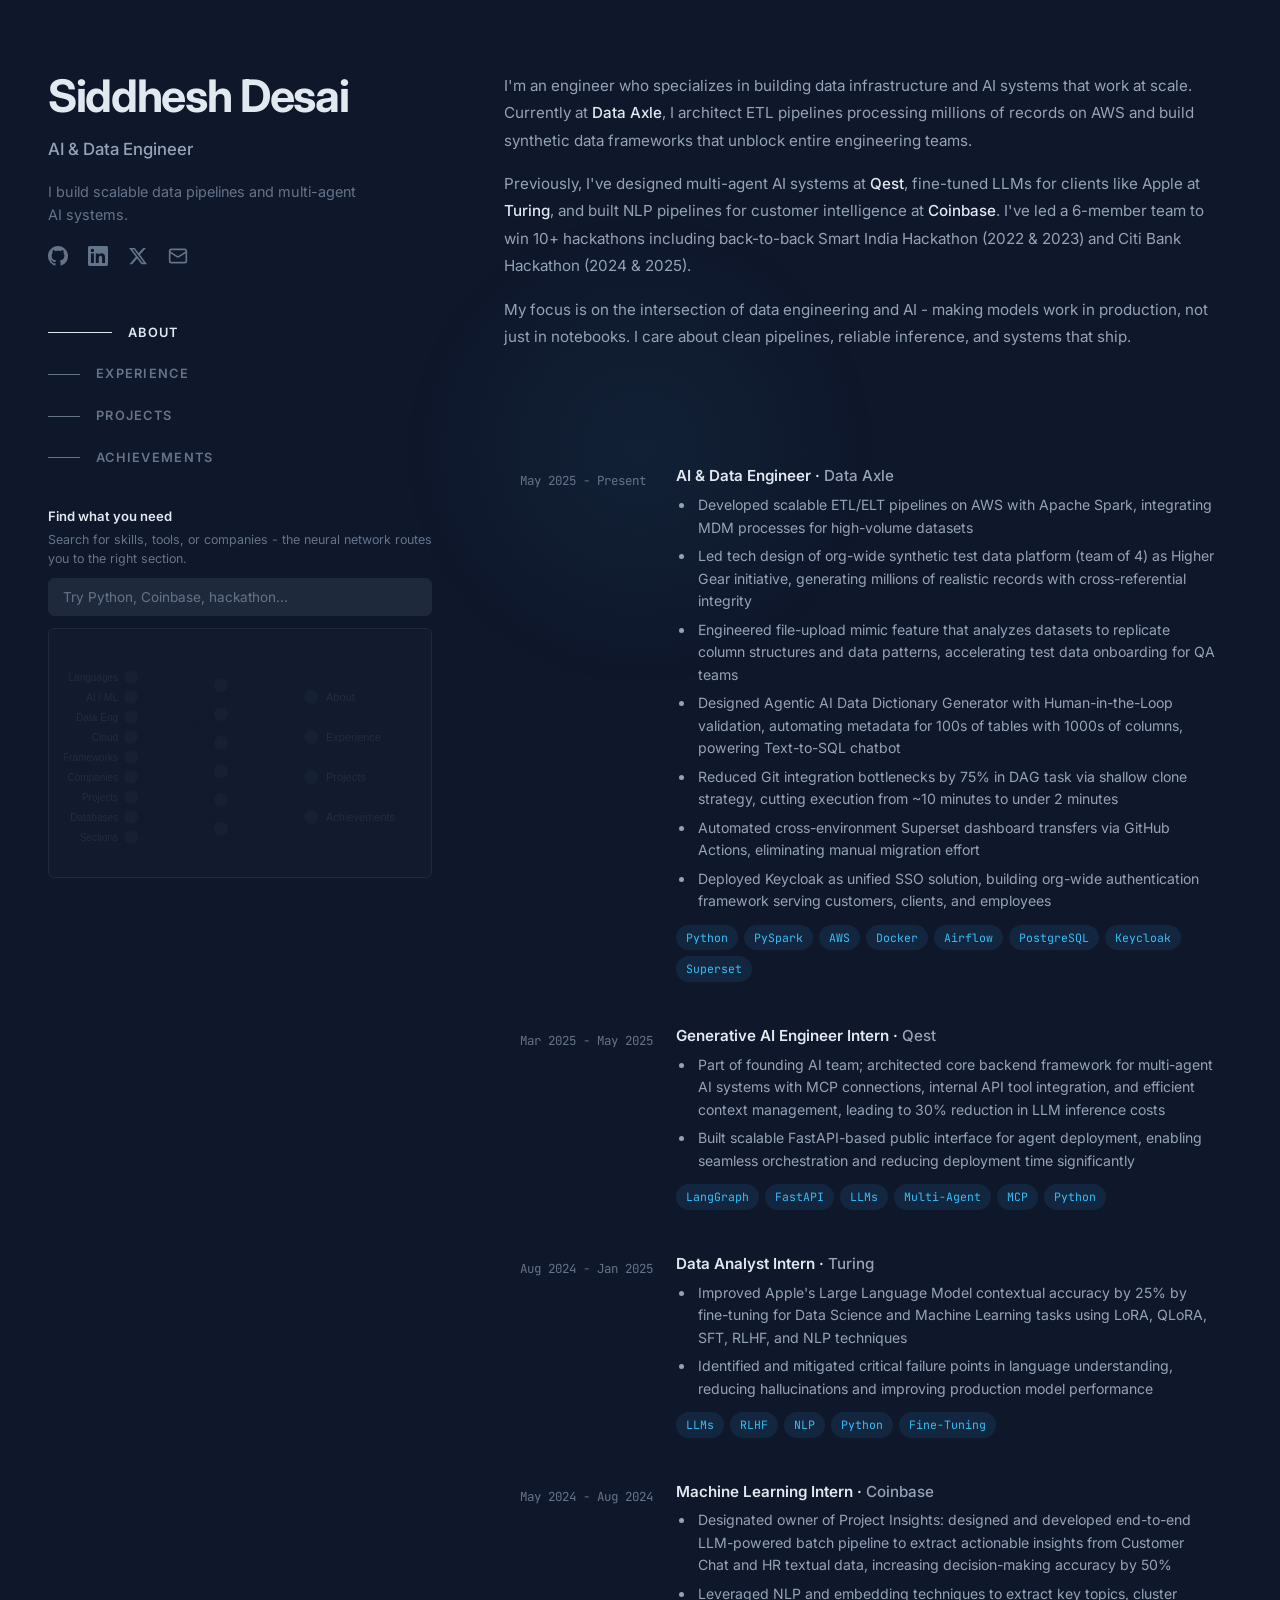
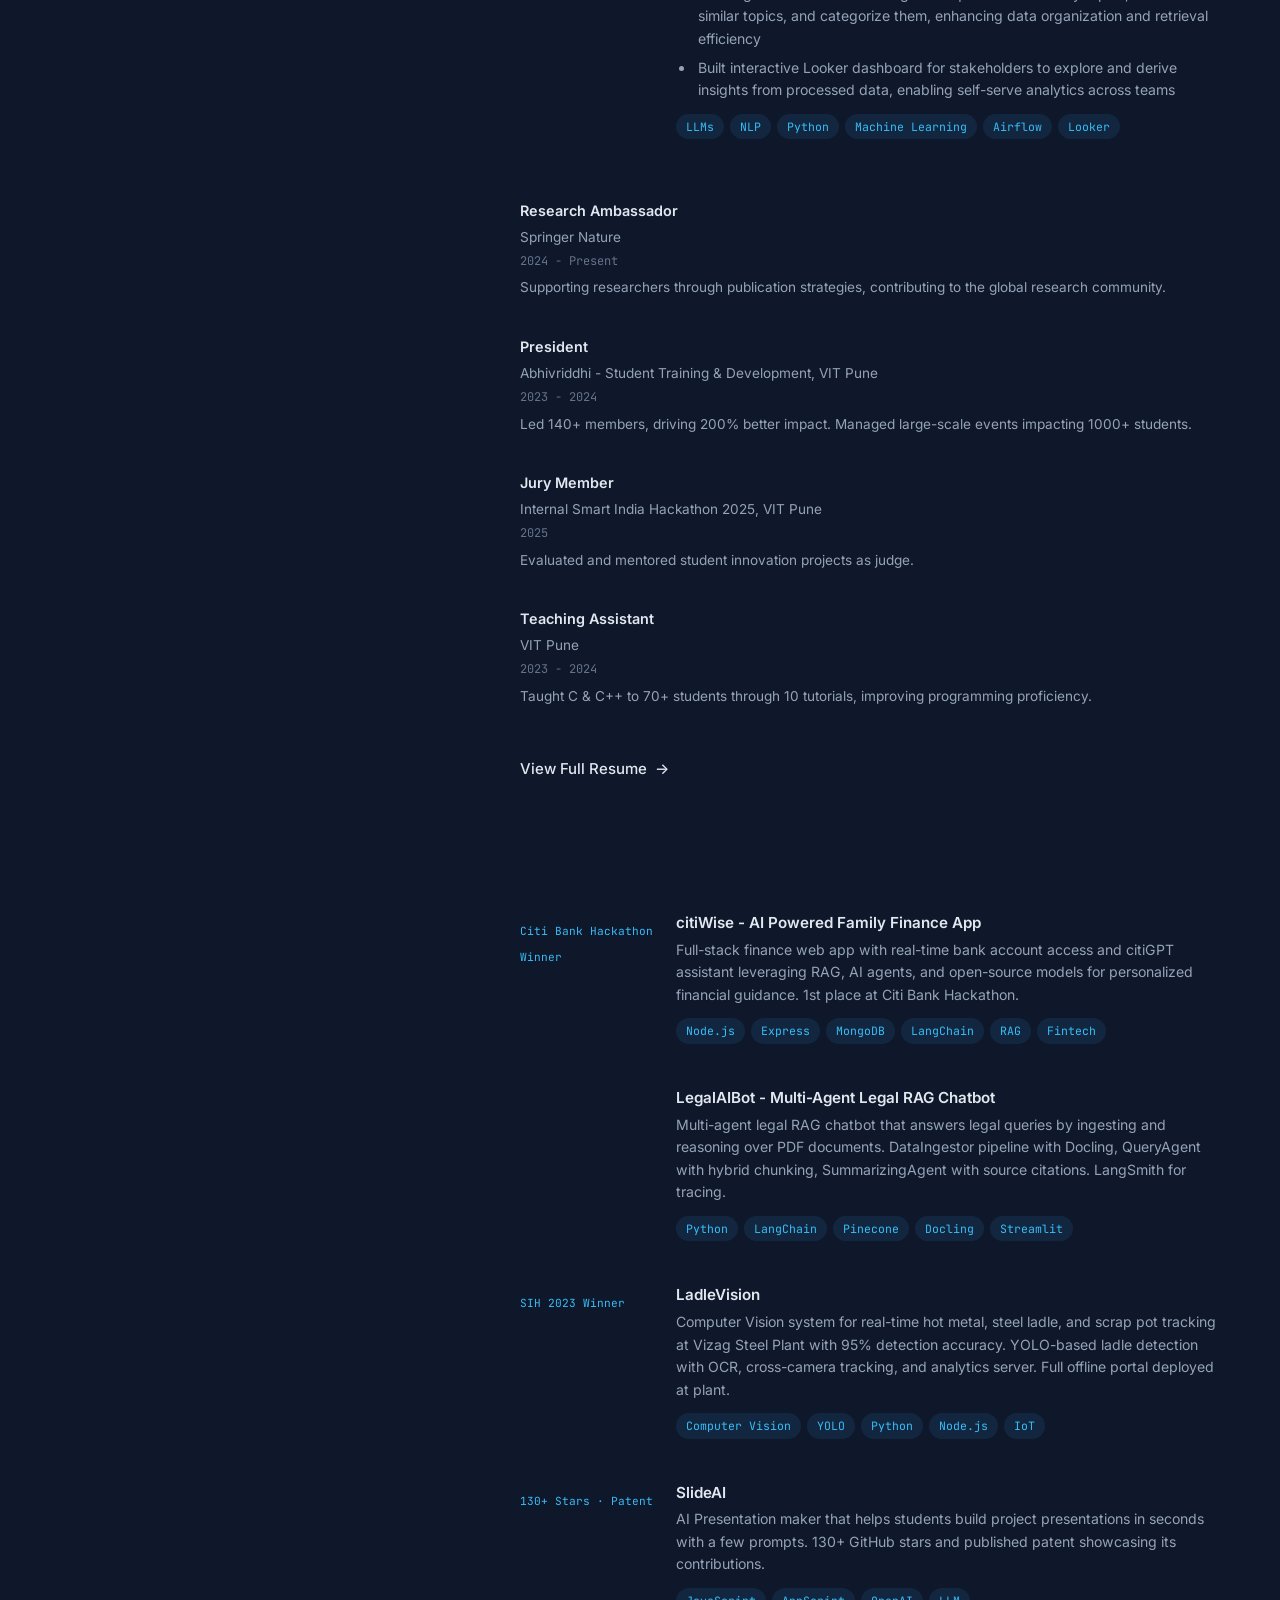
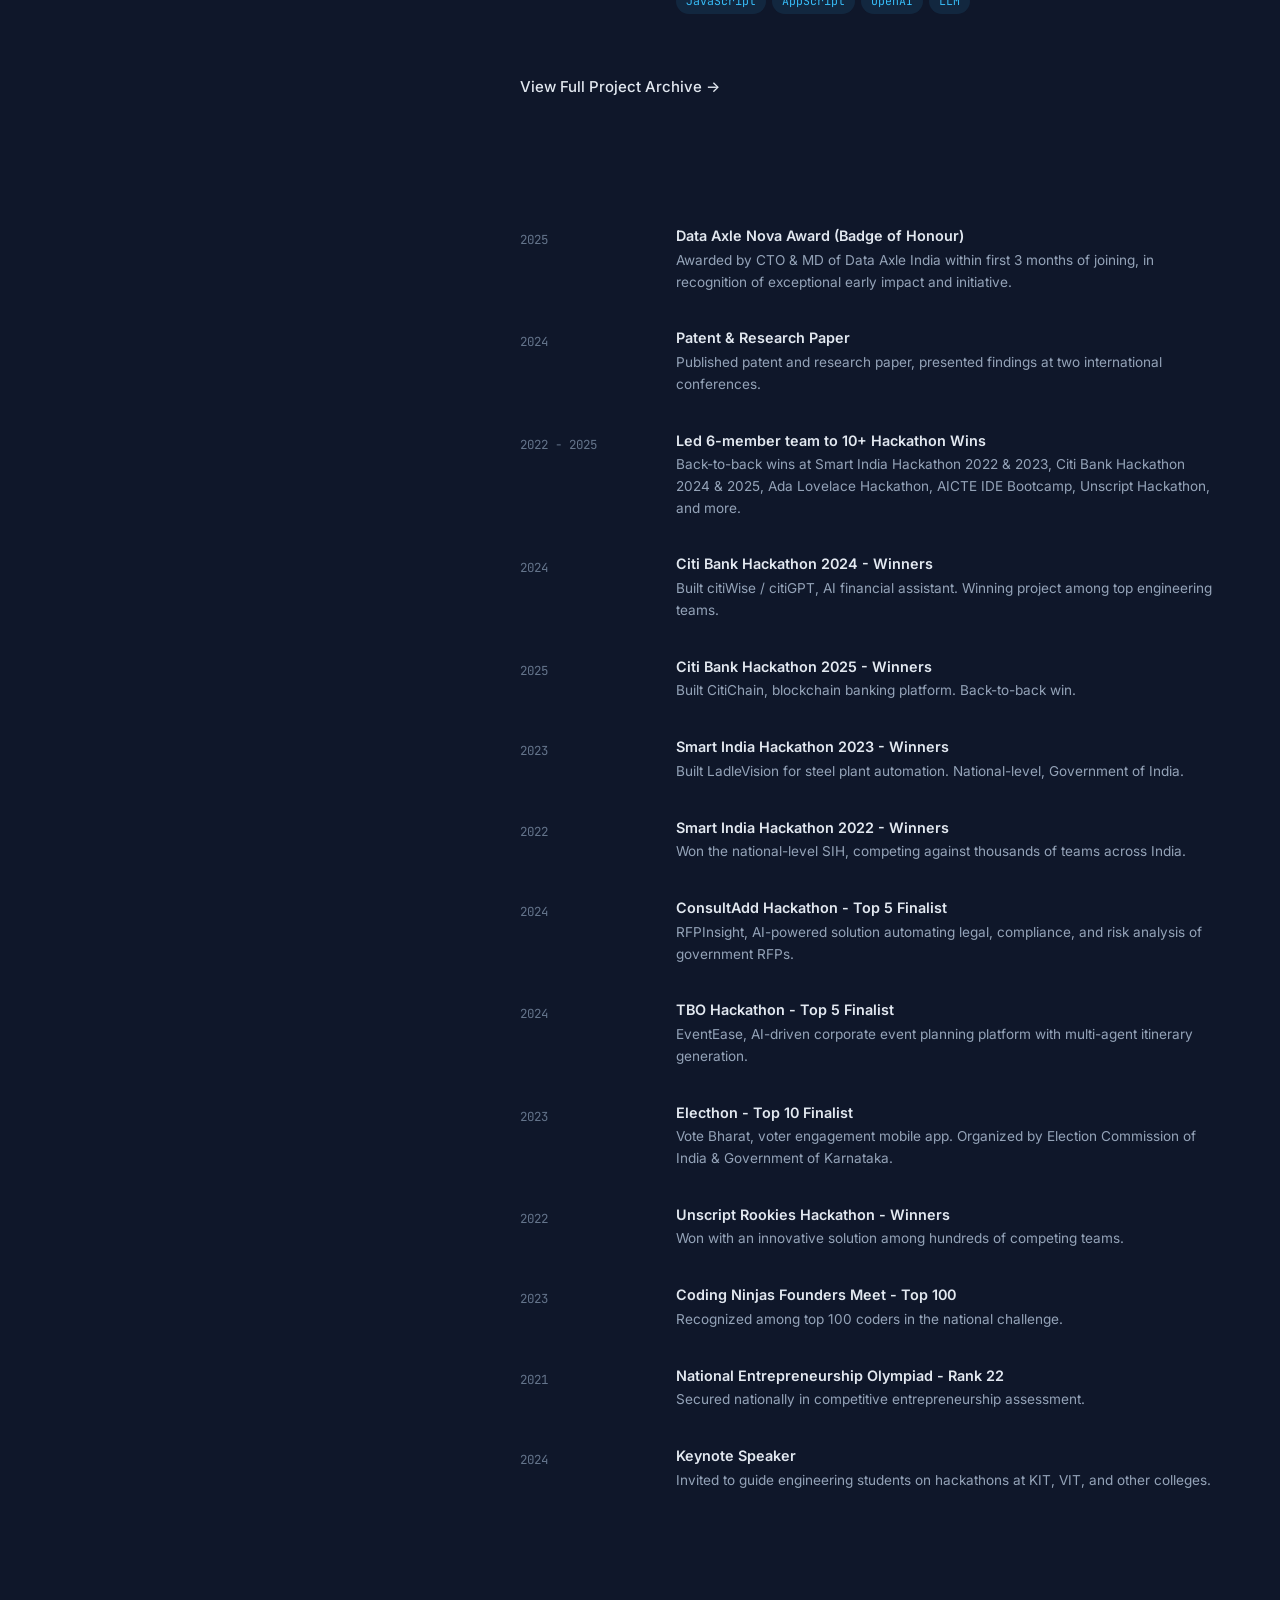
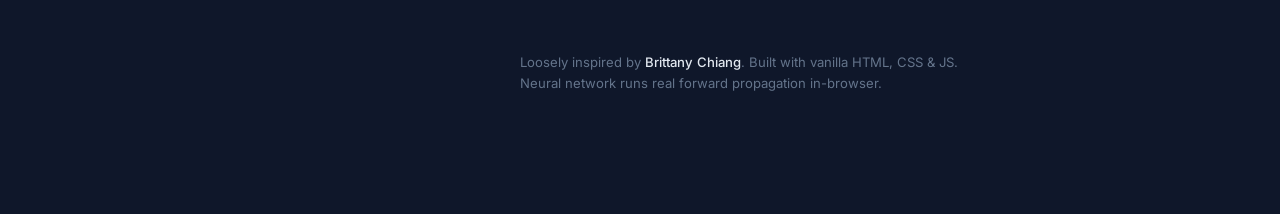
<file: index.html>
<!DOCTYPE html>
<html lang="en">
<head>
  <meta charset="UTF-8">
  <meta name="viewport" content="width=device-width, initial-scale=1.0">
  <title>Siddhesh Desai | AI & Data Engineer</title>
  <meta name="description" content="AI & Data Engineer building scalable data pipelines and multi-agent AI systems. Experience at Coinbase, Turing, Data Axle.">
  <meta property="og:title" content="Siddhesh Desai | AI & Data Engineer">
  <meta property="og:description" content="Building Scalable Data Pipelines & Multi-Agent AI Systems">
  <meta property="og:type" content="website">
  <link rel="icon" href="assets/favicon.svg" type="image/svg+xml">
  <link rel="preconnect" href="https://fonts.googleapis.com">
  <link rel="preconnect" href="https://fonts.gstatic.com" crossorigin>
  <link href="https://fonts.googleapis.com/css2?family=Inter:wght@300;400;500;600;700&family=JetBrains+Mono:wght@400;500&display=swap" rel="stylesheet">
  <link rel="stylesheet" href="css/style.css">
  <link rel="stylesheet" href="css/animations.css">
</head>
<body>
  <div class="layout">
    <!-- Sticky Sidebar -->
    <header class="sidebar" id="sidebar">
      <div class="sidebar-inner">
        <div class="sidebar-top">
          <h1 class="sidebar-name"><a href="index.html">Siddhesh Desai</a></h1>
          <h2 class="sidebar-title" id="sidebar-title"></h2>
          <p class="sidebar-bio" id="sidebar-bio"></p>

          <ul class="sidebar-socials" id="sidebar-socials"></ul>

          <nav class="sidebar-nav" id="sidebar-nav">
            <ul>
              <li><a href="#about" class="nav-link active" data-section="about"><span class="nav-indicator"></span>About</a></li>
              <li><a href="#experience" class="nav-link" data-section="experience"><span class="nav-indicator"></span>Experience</a></li>
              <li><a href="#projects" class="nav-link" data-section="projects"><span class="nav-indicator"></span>Projects</a></li>
              <li><a href="#achievements" class="nav-link" data-section="achievements"><span class="nav-indicator"></span>Achievements</a></li>
            </ul>
          </nav>
        </div>

        <!-- Neural Network Widget -->
        <div class="nn-widget" id="nn-widget">
          <label class="nn-label" for="nn-input">Find what you need</label>
          <p class="nn-desc">Search for skills, tools, or companies - the neural network routes you to the right section.</p>
          <div class="nn-input-wrap">
            <input type="text" id="nn-input" class="nn-input" placeholder="Try Python, Coinbase, hackathon..." autocomplete="off" spellcheck="false">
          </div>
          <div class="nn-viz-box">
            <canvas id="nn-canvas" width="380" height="240"></canvas>
            <div class="nn-result" id="nn-hint"></div>
          </div>
        </div>

      </div>
    </header>

    <!-- Mobile Header -->
    <div class="mobile-header" id="mobile-header">
      <a href="index.html" class="mobile-name">Siddhesh Desai</a>
      <button class="mobile-toggle" id="mobile-toggle" aria-label="Menu">
        <span></span><span></span><span></span>
      </button>
    </div>
    <div class="mobile-nav" id="mobile-nav">
      <ul>
        <li><a href="#about">About</a></li>
        <li><a href="#experience">Experience</a></li>
        <li><a href="#projects">Projects</a></li>
        <li><a href="#achievements">Achievements</a></li>
      </ul>
    </div>

    <!-- Scrollable Content -->
    <main class="content" id="content">
      <section id="about" class="section" data-section="about">
        <p class="section-label">About</p>
        <div id="about-content"></div>
      </section>

      <section id="experience" class="section" data-section="experience">
        <p class="section-label">Experience</p>
        <div id="experience-list"></div>
        <div id="leadership-list"></div>
      </section>

      <section id="projects" class="section" data-section="projects">
        <p class="section-label">Projects</p>
        <div id="featured-projects"></div>
        <div class="archive-link">
          <a href="archive.html" class="inline-link">View Full Project Archive<span class="arrow">&rarr;</span></a>
        </div>
      </section>

      <section id="achievements" class="section" data-section="achievements">
        <p class="section-label">Achievements</p>
        <div id="achievements-list"></div>
      </section>

      <footer class="footer">
        <p>Loosely inspired by <a href="https://brittanychiang.com" target="_blank" rel="noopener" class="inline-link">Brittany Chiang</a>. Built with vanilla HTML, CSS & JS. Neural network runs real forward propagation in-browser.</p>
      </footer>
    </main>
  </div>

  <script src="js/data.js"></script>
  <script src="js/app.js"></script>
  <script src="js/neural-net.js"></script>
</body>
</html>
</file>
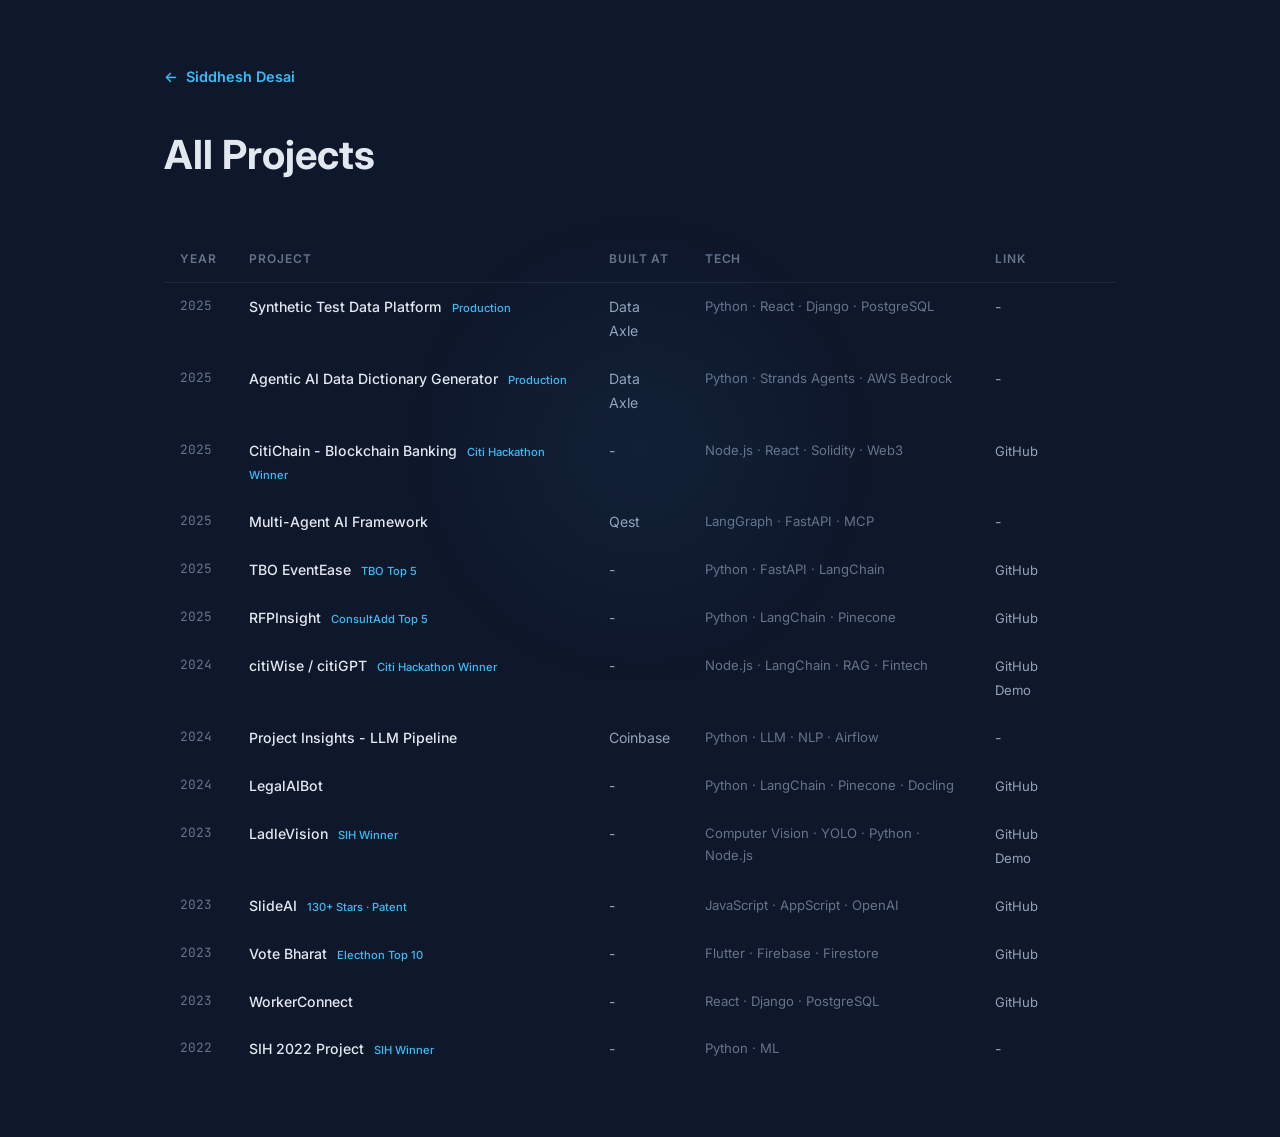
<file: archive.html>
<!DOCTYPE html>
<html lang="en">
<head>
  <meta charset="UTF-8">
  <meta name="viewport" content="width=device-width, initial-scale=1.0">
  <title>Archive | Siddhesh Desai</title>
  <meta name="description" content="Full project archive - Siddhesh Desai, AI & Data Engineer">
  <link rel="icon" href="assets/favicon.svg" type="image/svg+xml">
  <link rel="preconnect" href="https://fonts.googleapis.com">
  <link rel="preconnect" href="https://fonts.gstatic.com" crossorigin>
  <link href="https://fonts.googleapis.com/css2?family=Inter:wght@300;400;500;600;700&family=JetBrains+Mono:wght@400;500&display=swap" rel="stylesheet">
  <link rel="stylesheet" href="css/style.css">
  <link rel="stylesheet" href="css/animations.css">
</head>
<body class="archive-page">
  <div class="archive-container">
    <a href="index.html" class="back-link"><span class="arrow">&larr;</span> Siddhesh Desai</a>
    <h1 class="archive-title">All Projects</h1>
    <table class="archive-table" id="archive-table">
      <thead>
        <tr>
          <th>Year</th>
          <th>Project</th>
          <th class="hide-mobile">Built at</th>
          <th class="hide-mobile">Tech</th>
          <th>Link</th>
        </tr>
      </thead>
      <tbody id="archive-tbody"></tbody>
    </table>
  </div>
  <script src="js/data.js"></script>
  <script>
    (function() {
      const tbody = document.getElementById("archive-tbody");
      if (!tbody) return;
      const projects = PORTFOLIO_DATA.archive || [];
      projects.forEach(function(p) {
        const tr = document.createElement("tr");
        tr.innerHTML =
          "<td class='year'>" + p.year + "</td>" +
          "<td class='project-name'>" + p.title + (p.badge ? " <span class='table-badge'>" + p.badge + "</span>" : "") + "</td>" +
          "<td class='hide-mobile built-at'>" + (p.madeAt || "-") + "</td>" +
          "<td class='hide-mobile tech'>" + (p.tags || []).join(" · ") + "</td>" +
          "<td class='links'>" +
            (p.github ? "<a href='" + p.github + "' target='_blank' rel='noopener'>GitHub</a>" : "") +
            (p.demo ? " <a href='" + p.demo + "' target='_blank' rel='noopener'>Demo</a>" : "") +
            (!p.github && !p.demo ? "-" : "") +
          "</td>";
        tbody.appendChild(tr);
      });
    })();
  </script>
</body>
</html>
</file>
<file: css/style.css>
:root {
  --bg: #0f172a;
  --bg-card: #1e293b;
  --bg-card-hover: rgba(30, 41, 59, 0.5);
  --text: #e2e8f0;
  --text-secondary: #94a3b8;
  --text-muted: #64748b;
  --accent: #38bdf8;
  --accent-muted: rgba(56, 189, 248, 0.1);
  --border: #1e293b;
  --font-body: 'Inter', -apple-system, BlinkMacSystemFont, sans-serif;
  --font-mono: 'JetBrains Mono', 'Fira Code', monospace;
  --radius: 6px;
  --transition: 0.2s ease;
  --sidebar-width: 480px;
  --mouse-x: 50%;
  --mouse-y: 50%;
}

*, *::before, *::after {
  margin: 0;
  padding: 0;
  box-sizing: border-box;
}

html {
  scroll-behavior: smooth;
}

body {
  font-family: var(--font-body);
  background: var(--bg);
  color: var(--text-secondary);
  line-height: 1.7;
  -webkit-font-smoothing: antialiased;
  overflow-x: hidden;
  font-size: 15px;
}

body::before {
  content: '';
  position: fixed;
  inset: 0;
  background: radial-gradient(600px circle at var(--mouse-x) var(--mouse-y), rgba(56, 189, 248, 0.06), transparent 40%);
  pointer-events: none;
  z-index: 0;
}

::selection {
  background: rgba(56, 189, 248, 0.2);
  color: var(--text);
}

a {
  color: var(--text-secondary);
  text-decoration: none;
  transition: color var(--transition);
}

.inline-link {
  color: var(--text);
  font-weight: 500;
  transition: color var(--transition);
}

.inline-link:hover {
  color: var(--accent);
}

.inline-link .arrow {
  display: inline-block;
  margin-left: 4px;
  transition: transform var(--transition);
}

.inline-link:hover .arrow {
  transform: translateX(4px);
}

/* ===========================================
   Layout
   =========================================== */
.layout {
  display: flex;
  max-width: 1280px;
  margin: 0 auto;
  min-height: 100vh;
  position: relative;
  z-index: 1;
}

.sidebar {
  width: var(--sidebar-width);
  position: sticky;
  top: 0;
  height: 100vh;
  display: flex;
  flex-direction: column;
  padding: 72px 48px 32px;
  flex-shrink: 0;
  overflow-y: auto;
  overflow-x: hidden;
  scrollbar-width: none;
  -ms-overflow-style: none;
}

.sidebar::-webkit-scrollbar {
  display: none;
}

.sidebar-inner {
  display: flex;
  flex-direction: column;
  justify-content: space-between;
  min-height: 100%;
}

.content {
  flex: 1;
  padding: 72px 48px 72px 24px;
  min-width: 0;
}

/* ===========================================
   Sidebar
   =========================================== */
.sidebar-name a {
  color: var(--text);
  font-size: 2.8rem;
  font-weight: 700;
  letter-spacing: -0.03em;
  line-height: 1.1;
}

.sidebar-name a:hover {
  color: var(--text);
}

.sidebar-title {
  font-size: 1.05rem;
  font-weight: 500;
  color: var(--text-secondary);
  margin-top: 8px;
}

.sidebar-bio {
  margin-top: 16px;
  font-size: 0.9rem;
  line-height: 1.6;
  color: var(--text-muted);
  max-width: 320px;
}

/* Sidebar Navigation */
.sidebar-nav {
  margin-top: 48px;
}

.sidebar-nav ul {
  list-style: none;
}

.sidebar-nav li {
  margin-bottom: 4px;
}

.nav-link {
  display: flex;
  align-items: center;
  gap: 16px;
  padding: 8px 0;
  font-size: 0.8rem;
  font-weight: 600;
  text-transform: uppercase;
  letter-spacing: 0.1em;
  color: var(--text-muted);
  transition: color var(--transition);
}

.nav-indicator {
  display: inline-block;
  width: 32px;
  height: 1px;
  background: var(--text-muted);
  transition: width var(--transition), background var(--transition);
}

.nav-link:hover,
.nav-link.active {
  color: var(--text);
}

.nav-link:hover .nav-indicator,
.nav-link.active .nav-indicator {
  width: 64px;
  background: var(--text);
}

/* Sidebar Socials */
.sidebar-socials {
  list-style: none;
  display: flex;
  gap: 20px;
  align-items: center;
  margin-top: 20px;
}

.sidebar-socials a {
  color: var(--text-muted);
  transition: color var(--transition);
  display: flex;
}

.sidebar-socials a:hover {
  color: var(--text);
}

.sidebar-socials svg {
  width: 20px;
  height: 20px;
}

/* ===========================================
   Content Sections
   =========================================== */
.section {
  margin-bottom: 96px;
  scroll-margin-top: 96px;
}

.section-label {
  display: none;
}

/* ===========================================
   About
   =========================================== */
.about-paragraph {
  font-size: 0.95rem;
  line-height: 1.8;
  margin-bottom: 16px;
  color: var(--text-secondary);
}

.about-paragraph a {
  color: var(--text);
  font-weight: 500;
}

.about-paragraph a:hover {
  color: var(--accent);
}

/* ===========================================
   Card Thumbnails (shared across sections)
   =========================================== */
.card-thumb {
  width: 140px;
  flex-shrink: 0;
  padding-top: 4px;
}

.card-thumb img {
  width: 100%;
  border-radius: var(--radius);
  border: 1px solid var(--border);
  opacity: 0.85;
  transition: opacity var(--transition), border-color var(--transition);
}

.exp-item:hover .card-thumb img,
.project-card:hover .card-thumb img,
.achievement-item:hover .card-thumb img {
  opacity: 1;
  border-color: rgba(56, 189, 248, 0.3);
}

/* Clickable cards */
.has-link {
  cursor: pointer;
}

.has-link h3 a {
  color: var(--text);
}

.has-link h3 a:hover {
  color: var(--accent);
}

.has-link .link-icon {
  display: inline-block;
  width: 14px;
  height: 14px;
  margin-left: 4px;
  vertical-align: middle;
  opacity: 0;
  transition: opacity var(--transition), transform var(--transition);
  transform: translateY(2px);
}

.has-link:hover .link-icon {
  opacity: 1;
  transform: translateY(-1px);
}

/* ===========================================
   Experience
   =========================================== */
.exp-item {
  display: grid;
  grid-template-columns: 140px 1fr;
  gap: 16px;
  padding: 20px 16px;
  border-radius: var(--radius);
  transition: background var(--transition);
  margin-bottom: 4px;
}

.exp-item:hover {
  background: var(--bg-card-hover);
}

.exp-date {
  font-family: var(--font-mono);
  font-size: 0.78rem;
  color: var(--text-muted);
  padding-top: 4px;
  white-space: nowrap;
}

.exp-info h3 {
  font-size: 0.95rem;
  font-weight: 600;
  color: var(--text);
  line-height: 1.3;
}

.exp-info h3 .company {
  color: var(--text-secondary);
  font-weight: 500;
}

.exp-info h3 .company:hover {
  color: var(--accent);
}

.exp-bullets {
  list-style: disc;
  margin-top: 8px;
  padding-left: 1.25em;
}

.exp-bullets li {
  font-size: 0.88rem;
  color: var(--text-secondary);
  line-height: 1.6;
  margin-bottom: 6px;
  padding-left: 0.25em;
}

.exp-tags {
  display: flex;
  flex-wrap: wrap;
  gap: 6px;
  margin-top: 12px;
}

.tag {
  font-family: var(--font-mono);
  font-size: 0.72rem;
  color: var(--accent);
  background: var(--accent-muted);
  padding: 3px 10px;
  border-radius: 9999px;
  white-space: nowrap;
}

/* Leadership */
.leadership-section {
  margin-top: 24px;
}

.leadership-item {
  padding: 16px;
  border-radius: var(--radius);
  transition: background var(--transition);
  margin-bottom: 4px;
}

.leadership-item:hover {
  background: var(--bg-card-hover);
}

.leadership-item h4 {
  font-size: 0.9rem;
  font-weight: 600;
  color: var(--text);
}

.leadership-item .org {
  font-size: 0.85rem;
  color: var(--text-secondary);
}

.leadership-item .date {
  font-family: var(--font-mono);
  font-size: 0.75rem;
  color: var(--text-muted);
  margin-top: 2px;
}

.leadership-item p {
  font-size: 0.85rem;
  margin-top: 6px;
  line-height: 1.6;
}

/* Resume link */
.resume-link {
  margin-top: 16px;
  padding: 16px;
}

.resume-link a {
  font-weight: 500;
  color: var(--text);
}

.resume-link a:hover {
  color: var(--accent);
}

/* ===========================================
   Projects
   =========================================== */
.project-card {
  display: grid;
  grid-template-columns: 140px 1fr;
  gap: 16px;
  padding: 20px 16px;
  border-radius: var(--radius);
  transition: background var(--transition);
  margin-bottom: 4px;
}

.project-card:hover {
  background: var(--bg-card-hover);
}

.project-meta {
  padding-top: 4px;
}

.project-badge {
  font-family: var(--font-mono);
  font-size: 0.7rem;
  color: var(--accent);
  line-height: 1.4;
}

.project-info h3 {
  font-size: 0.95rem;
  font-weight: 600;
  line-height: 1.3;
}

.project-info h3 a {
  color: var(--text);
}

.project-info h3 a:hover {
  color: var(--accent);
}

.project-info h3 .link-icon {
  display: inline-block;
  width: 14px;
  height: 14px;
  margin-left: 4px;
  vertical-align: middle;
  opacity: 0;
  transition: opacity var(--transition), transform var(--transition);
  transform: translateY(2px);
}

.project-card:hover .link-icon {
  opacity: 1;
  transform: translateY(-1px);
}

.project-info p {
  font-size: 0.88rem;
  margin-top: 6px;
  line-height: 1.6;
}

.archive-link {
  margin-top: 24px;
  padding: 16px;
}

/* ===========================================
   Achievements
   =========================================== */
.achievement-item {
  display: grid;
  grid-template-columns: 140px 1fr;
  gap: 16px;
  padding: 16px;
  border-radius: var(--radius);
  transition: background var(--transition);
  margin-bottom: 4px;
}

.achievement-item:hover {
  background: var(--bg-card-hover);
}

.achievement-year {
  font-family: var(--font-mono);
  font-size: 0.78rem;
  color: var(--text-muted);
  padding-top: 2px;
}

.achievement-info h3 {
  font-size: 0.9rem;
  font-weight: 600;
  color: var(--text);
  line-height: 1.3;
}

.achievement-info h3 a {
  color: var(--text);
}

.achievement-info h3 a:hover {
  color: var(--accent);
}

.achievement-info p {
  font-size: 0.85rem;
  margin-top: 4px;
  line-height: 1.6;
}

/* ===========================================
   Neural Net Widget
   =========================================== */
.nn-widget {
  margin-top: auto;
  padding-top: 24px;
  margin-bottom: 24px;
}

.nn-label {
  font-size: 0.82rem;
  font-weight: 600;
  color: var(--text);
  display: block;
  margin-bottom: 4px;
}

.nn-desc {
  font-size: 0.78rem;
  color: var(--text-muted);
  line-height: 1.5;
  margin-bottom: 10px;
}

.nn-input-wrap {
  position: relative;
}

.nn-input {
  width: 100%;
  padding: 10px 14px;
  background: var(--bg-card);
  border: 1px solid var(--border);
  border-radius: var(--radius);
  color: var(--text);
  font-family: var(--font-body);
  font-size: 0.85rem;
  outline: none;
  transition: border-color var(--transition);
}

.nn-input:focus {
  border-color: var(--accent);
}

.nn-input::placeholder {
  color: var(--text-muted);
}

.nn-viz-box {
  margin-top: 12px;
  border: 1px solid var(--border);
  border-radius: var(--radius);
  background: rgba(30, 41, 59, 0.25);
  overflow: hidden;
  padding: 8px 10px 0;
}

#nn-canvas {
  display: block;
  width: 100%;
  height: 240px;
  opacity: 0.45;
  transition: opacity 0.4s ease;
}

#nn-canvas.active {
  opacity: 1;
}

.nn-result {
  font-family: var(--font-mono);
  font-size: 0.75rem;
  color: var(--text-muted);
  min-height: 1.6em;
  line-height: 1.6;
  padding: 8px 14px;
  margin: 0 -10px;
  border-top: 1px solid var(--border);
  background: rgba(30, 41, 59, 0.3);
}

.nn-result:empty {
  display: none;
}

.nn-result .result {
  color: var(--accent);
  font-weight: 600;
}

/* ===========================================
   Footer
   =========================================== */
.footer {
  padding: 48px 16px;
  font-size: 0.82rem;
  color: var(--text-muted);
  line-height: 1.6;
  max-width: 480px;
}

/* ===========================================
   Archive Page
   =========================================== */
.archive-page {
  position: relative;
  z-index: 1;
}

.archive-container {
  max-width: 1000px;
  margin: 0 auto;
  padding: 64px 24px;
}

.back-link {
  display: inline-flex;
  align-items: center;
  gap: 8px;
  font-size: 0.9rem;
  font-weight: 600;
  color: var(--accent);
  margin-bottom: 32px;
}

.back-link:hover {
  color: var(--text);
}

.back-link .arrow {
  transition: transform var(--transition);
}

.back-link:hover .arrow {
  transform: translateX(-4px);
}

.archive-title {
  font-size: 2.5rem;
  font-weight: 700;
  color: var(--text);
  margin-bottom: 48px;
}

.archive-table {
  width: 100%;
  border-collapse: collapse;
}

.archive-table th {
  text-align: left;
  font-size: 0.75rem;
  font-weight: 600;
  text-transform: uppercase;
  letter-spacing: 0.08em;
  color: var(--text-muted);
  padding: 12px 16px;
  border-bottom: 1px solid var(--border);
}

.archive-table td {
  padding: 12px 16px;
  vertical-align: top;
  font-size: 0.88rem;
}

.archive-table tr {
  transition: background var(--transition);
}

.archive-table tbody tr:hover {
  background: var(--bg-card-hover);
}

.archive-table .year {
  font-family: var(--font-mono);
  font-size: 0.8rem;
  color: var(--text-muted);
  white-space: nowrap;
}

.archive-table .project-name {
  color: var(--text);
  font-weight: 500;
}

.archive-table .built-at {
  color: var(--text-secondary);
}

.archive-table .tech {
  font-size: 0.82rem;
  color: var(--text-muted);
}

.archive-table .links a {
  color: var(--text-secondary);
  font-size: 0.82rem;
  margin-right: 12px;
}

.archive-table .links a:hover {
  color: var(--accent);
}

.table-badge {
  font-size: 0.7rem;
  font-weight: 500;
  color: var(--accent);
  margin-left: 6px;
}

/* ===========================================
   Mobile Header
   =========================================== */
.mobile-header {
  display: none;
  position: fixed;
  top: 0;
  left: 0;
  right: 0;
  height: 56px;
  background: rgba(15, 23, 42, 0.9);
  backdrop-filter: blur(12px);
  -webkit-backdrop-filter: blur(12px);
  z-index: 100;
  align-items: center;
  justify-content: space-between;
  padding: 0 20px;
  border-bottom: 1px solid var(--border);
}

.mobile-name {
  color: var(--text);
  font-weight: 700;
  font-size: 1rem;
}

.mobile-toggle {
  display: flex;
  flex-direction: column;
  gap: 4px;
  background: none;
  border: none;
  cursor: pointer;
  padding: 4px;
}

.mobile-toggle span {
  width: 20px;
  height: 2px;
  background: var(--text-secondary);
  border-radius: 1px;
  transition: all var(--transition);
}

.mobile-nav {
  display: none;
  position: fixed;
  top: 56px;
  left: 0;
  right: 0;
  background: rgba(15, 23, 42, 0.95);
  backdrop-filter: blur(12px);
  z-index: 99;
  padding: 16px 20px;
  border-bottom: 1px solid var(--border);
}

.mobile-nav.open {
  display: block;
}

.mobile-nav ul {
  list-style: none;
}

.mobile-nav a {
  display: block;
  padding: 10px 0;
  font-size: 0.9rem;
  color: var(--text-secondary);
}

.mobile-nav a:hover {
  color: var(--text);
}

/* ===========================================
   Highlighted items from NN search
   =========================================== */
.highlight-match {
  background: rgba(56, 189, 248, 0.08);
  border-left: 2px solid var(--accent);
  transition: background 0.4s ease, border-color 0.4s ease;
}

/* ===========================================
   Responsive
   =========================================== */
@media (max-width: 1024px) {
  .sidebar {
    width: 400px;
    padding: 72px 32px;
  }

  .content {
    padding: 72px 32px 72px 16px;
  }

  .sidebar-name a {
    font-size: 2.2rem;
  }
}

@media (max-width: 768px) {
  .layout {
    flex-direction: column;
  }

  .sidebar {
    display: none;
  }

  .mobile-header {
    display: flex;
  }

  .content {
    padding: 80px 20px 40px;
  }

  .section-label {
    display: block;
    position: sticky;
    top: 0;
    z-index: 10;
    background: rgba(15, 23, 42, 0.85);
    backdrop-filter: blur(8px);
    -webkit-backdrop-filter: blur(8px);
    padding: 12px 20px;
    margin: 0 -20px 24px;
    font-size: 0.8rem;
    font-weight: 600;
    text-transform: uppercase;
    letter-spacing: 0.1em;
    color: var(--text);
  }

  .exp-item,
  .project-card,
  .achievement-item {
    grid-template-columns: 1fr;
    gap: 4px;
  }

  .card-thumb {
    width: 100%;
    max-width: 200px;
  }

  .section {
    margin-bottom: 48px;
    scroll-margin-top: 56px;
  }

  .nn-widget {
    display: none;
  }

  .archive-table .hide-mobile {
    display: none;
  }
}
</file>
<file: css/animations.css>
/* Minimal animations - opacity only, no slides */

.fade-in {
  opacity: 0;
  transition: opacity 0.4s ease;
}

.fade-in.visible {
  opacity: 1;
}

/* Neural net node pulse */
@keyframes nn-pulse {
  0% { opacity: 0.3; }
  50% { opacity: 1; }
  100% { opacity: 0.3; }
}
</file>
